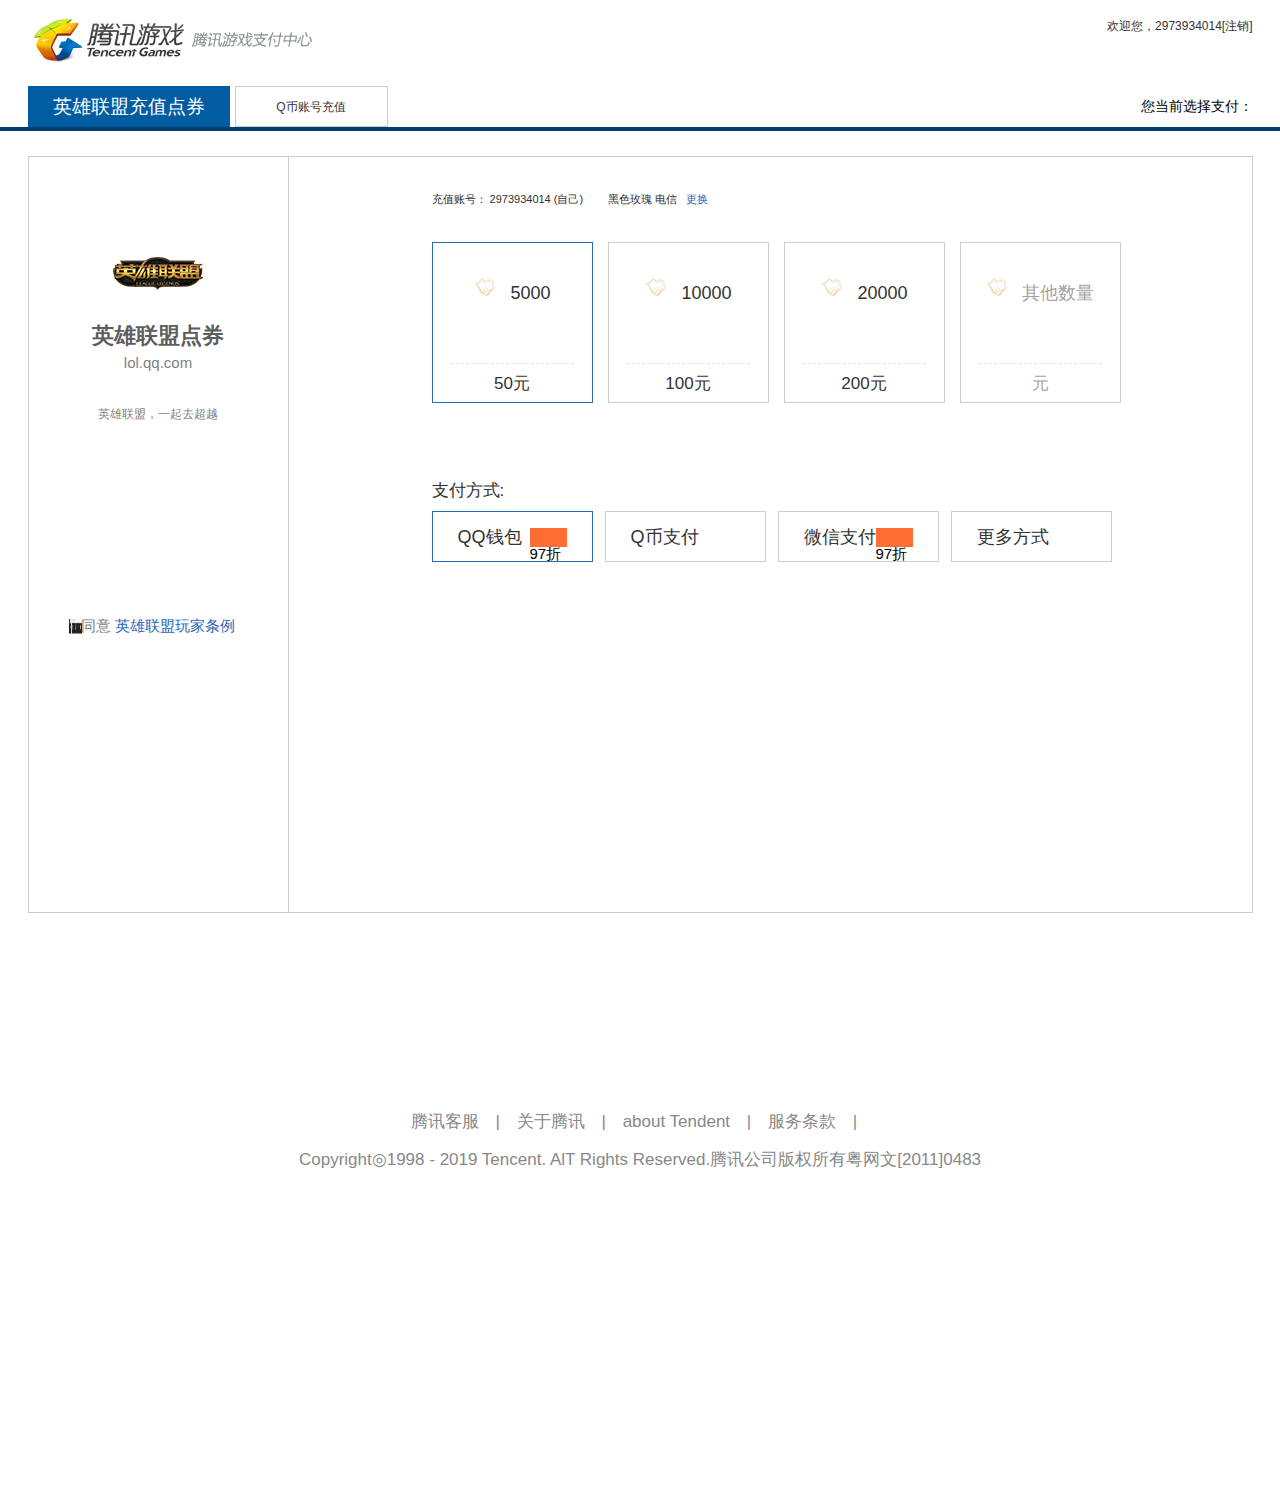
<file: dqcz.html>
<!DOCTYPE html>
<html lang="en">
<head>
    <meta charset="UTF-8">
    <meta name="viewport" content="width=device-width, initial-scale=1.0">
    <meta http-equiv="X-UA-Compatible" content="ie=edge">
    <title>Document</title>
    <link rel="stylesheet" href="./lib/reset/reset.css">
    <link rel="stylesheet" href="./css/common.css">
    <link rel="stylesheet" href="./css/dqcz.css">
</head>
<body>
    <header>
        <div class="container">
             <div class="header-top">
                  <a class="txcz-logo">
                         <img src="./img/z-dqcz/Txyx-logo.gif" alt="">
                  </a>
                  <p>欢迎您，2973934014[注销]</p>
            </div>
            <div class="linknav">
                  <div class="czdq">
                        英雄联盟充值点券
                  </div>
                  <div class="qbcz">
                        Q币账号充值
                  </div>
                  <!-- <div class="payfor-information"><img src="./img/子页面点券充值/L.png" alt="" class="LOL-logo-small">英雄联盟 </div> -->
                  <p class="pay-information">
                      您当前选择支付：
                  </p>
        </div>
    </header>
    <main>
        <div class="container">
                <div class="main-left">
                      <img src="./img/z-dqcz/LOL-logo.png" alt="">
                      <h2 class="LOL-coupon-title">英雄联盟点券</h2>
                      <span href="">lol.qq.com</span> 
                      <p>英雄联盟，一起去超越</p>
                      <p class="user-rule">  <i></i>  同意 <a href="">英雄联盟玩家条例</a></p>
                </div>
                <div class="main-right">
                     <div class="main-right-top">
                         <p>充值账号： 2973934014 (自己) &nbsp;&nbsp; &nbsp; &nbsp;  黑色玫瑰 电信 &nbsp; <i>更换</i>  </p>
                     </div>   
                     <ul class="main-right-body">
                           <li>
                                <span class="coupon-count">
                                    <i><img src="./img/z-dqcz/coupon.png" alt=""></i>
                                    5000
                                </span> 
                                 <sapn class="coupon-money">
                                     50元
                                 </sapn>
                            </li>
                           <li>

                            <span class="coupon-count">
                                <i><img src="./img/z-dqcz/coupon.png" alt=""></i>
                                10000
                            </span>
                              <sapn class="coupon-money">
                                  100元
                              </sapn>
                            </li>
                           <li>
                            <span class="coupon-count">
                                <i><img src="./img/z-dqcz/coupon.png" alt=""></i>
                                20000
                            </span> 
                             <sapn class="coupon-money">
                                  200元
                             </sapn>
                            </li>
                           <li>
                            <span class="coupon-count">
                                <i><img src="./img/z-dqcz/coupon.png" alt=""></i>
                                其他数量
                            </span>  
                            <sapn class="coupon-money">
                                 元
                            </sapn>
                            </li>
                     </ul>
                     <div class="main-right-foot">
                           <h3>支付方式:</h3>
                        <ul class="pay-way">
                               <li>QQ钱包 <span> 97折</span>  </li>
                               <li>Q币支付</li>
                               <li>微信支付 <span> 97折</span> </li>
                               <li>更多方式 </li>
                        </ul>
                     </div>
                </div>
        </div>
    </main>
    <footer>
        <div class="container">
            <p class="link">
                <a href="">腾讯客服</a>
                <i> | </i>
                <a href="">
                    关于腾讯</a>
                <i> | </i>
                <a href="">about Tendent</a>
                <i> | </i>
                <a href="">服务条款</a>
                <i> | </i>
            </p>
            <p class="copyright">
                Copyright◎1998 - 2019 Tencent. AlT Rights Reserved.腾讯公司版权所有粤网文[2011]0483
            </p>
        </div>
    </footer>
</body>
</html>
</file>
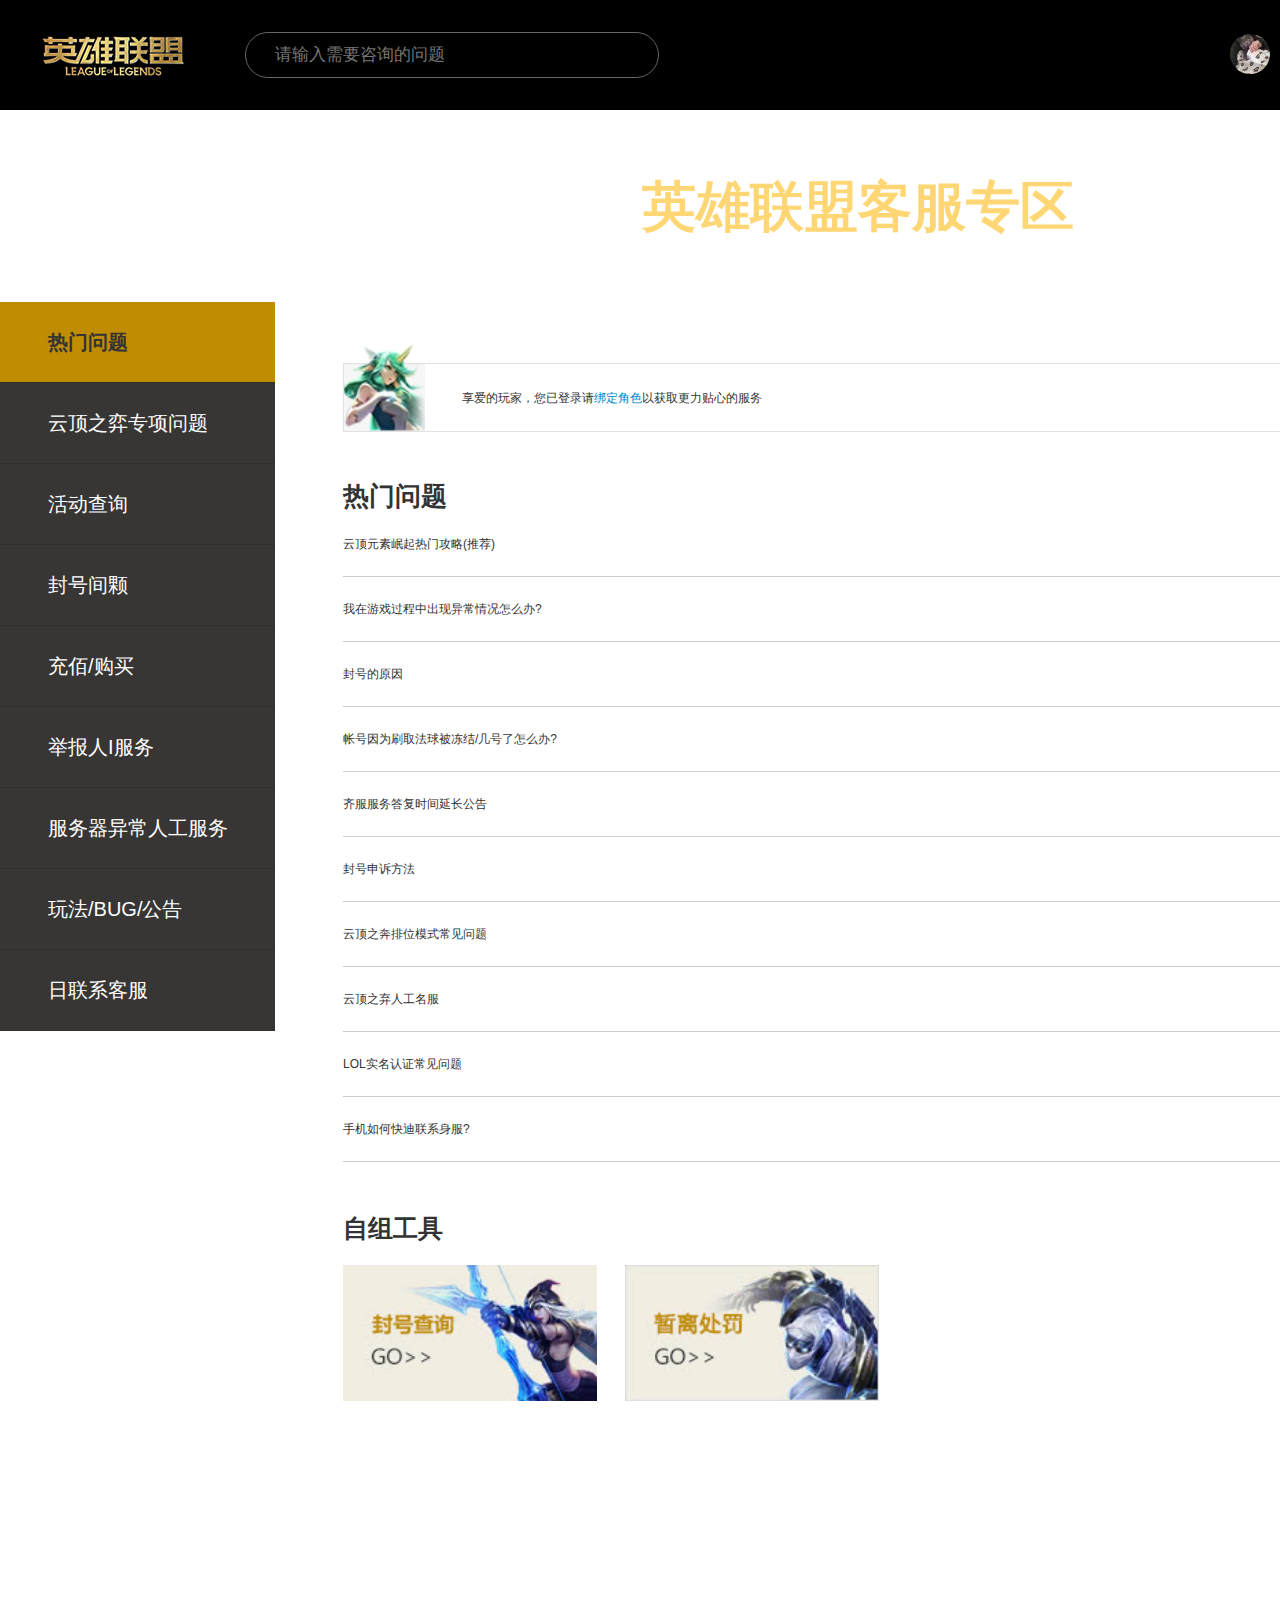
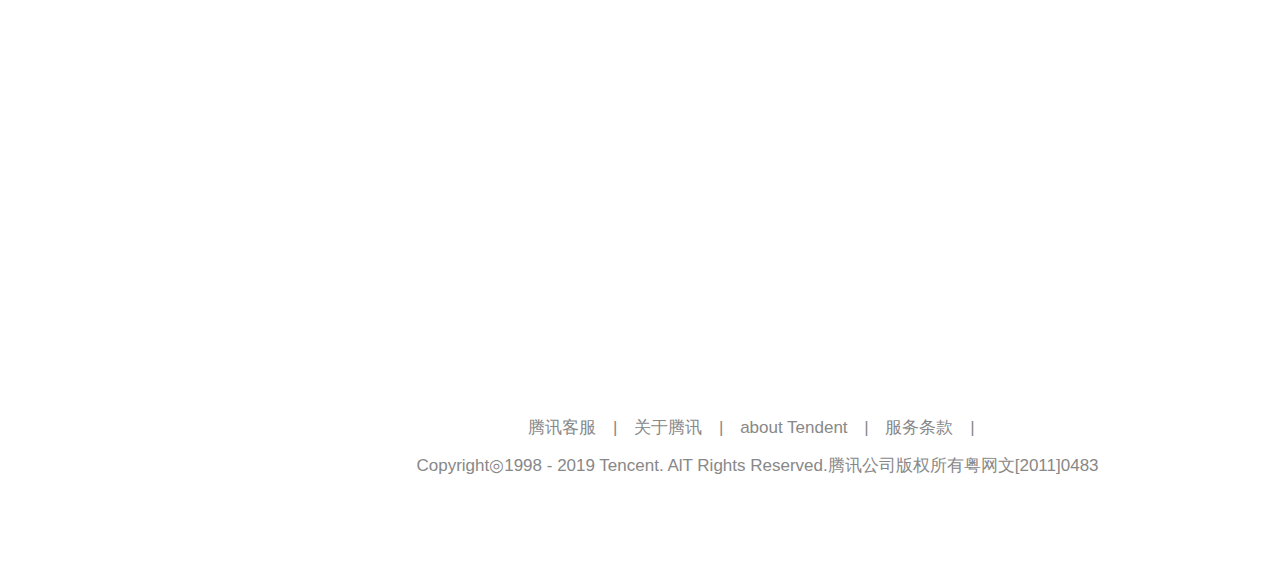
<file: product.lol.html>
<!DOCTYPE html>
<html lang="en">

<head>
    <meta charset="UTF-8">
    <meta name="viewport" content="width=device-width, initial-scale=1.0">
    <meta http-equiv="X-UA-Compatible" content="ie=edge">
    <title>Document</title>
    <link rel="stylesheet" href="./lib/reset/reset.css">
    <link rel="stylesheet" href="./css/common.css">
    <link rel="stylesheet" href="./css/product.css">
</head>

<body>
    <div class="product-LOL">
        <header>
            <div class="container">
                <a href="" class="LOL-logo">
                    <img src="./upload/lol-logo.png" alt="">
                </a>
                <input type="text" placeholder="请输入需要咨询的问题">
                <a href="" class="service-log">服务记录</a>
                <div class="user-qq">
                    <img src="./img/z-kfzq/g.jfif" alt="" class="user-tx">
                    <p>2973934014 <img src="./img/z-kfzq/bottom.png" alt=""></p>
                </div>
            </div>
        </header>
        <main>
            <!-- 版心 -->
            <div class="container">
                <h1 class="main-title">
                    英雄联盟客服专区
                </h1>
                <div class="main-body">
                    <ul class="main-body-left">
                        <li>热门问题</li>
                        <li>云顶之弈专项问题</li>
                        <li>活动查询</li>
                        <li>封号间颗</li>
                        <li>充佰/购买</li>
                        <li>举报人I服务</li>
                        <li>服务器异常人工服务</li>
                        <li>玩法/BUG/公告</li>
                        <li>日联系客服</li>
                    </ul>
                    <div class="main-body-right">
                        <p>
                            享爱的玩家，您已登录请<a href="" class="bdjs">绑定角色</a>以获取更力贴心的服务
                            <img src="./img/z-kfzq/kf.qq.com_product_lol.html.png" alt="">
                        </p>
                        <h3 class="hot-question-title">热门问题</h3>
                        <ul class="hot-question">
                            <li>云顶元素岷起热门攻略(推荐)</li>
                            <li>我在游戏过程中出现异常情况怎么办?</li>
                            <li>封号的原因</li>
                            <li>帐号因为刷取法球被冻结/几号了怎么办?</li>
                            <li>齐服服务答复时间延长公告</li>
                            <li>封号申诉方法</li>
                            <li>云顶之奔排位模式常见问题</li>
                            <li>云顶之弃人工名服</li>
                            <li>LOL实名认证常见问题</li>
                            <li>手机如何快迪联系身服?</li>
                        </ul>

                        <h3 class="Helptool-title">
                            自组工具
                        </h3>
                        <a class="Helptool-left">
                            <img src="./img/z-kfzq/selftool-01.jpg" alt="">
                        </a>
                        <a class="Helptool-right">
                            <img src="./img/z-kfzq/selftool-02.jpg" alt="">
                        </a>
                    </div>
                </div>
            </div>
        </main>
        <footer>
            <div class="container">
                <p class="link">
                    <a href="">腾讯客服</a>
                    <i> | </i>
                    <a href="">
                        关于腾讯</a>
                    <i> | </i>
                    <a href="">about Tendent</a>
                    <i> | </i>
                    <a href="">服务条款</a>
                    <i> | </i>
                </p>
                <p class="copyright">
                    Copyright◎1998 - 2019 Tencent. AlT Rights Reserved.腾讯公司版权所有粤网文[2011]0483
                </p>
            </div>
        </footer>
    </div>
</body>

</html>
</file>
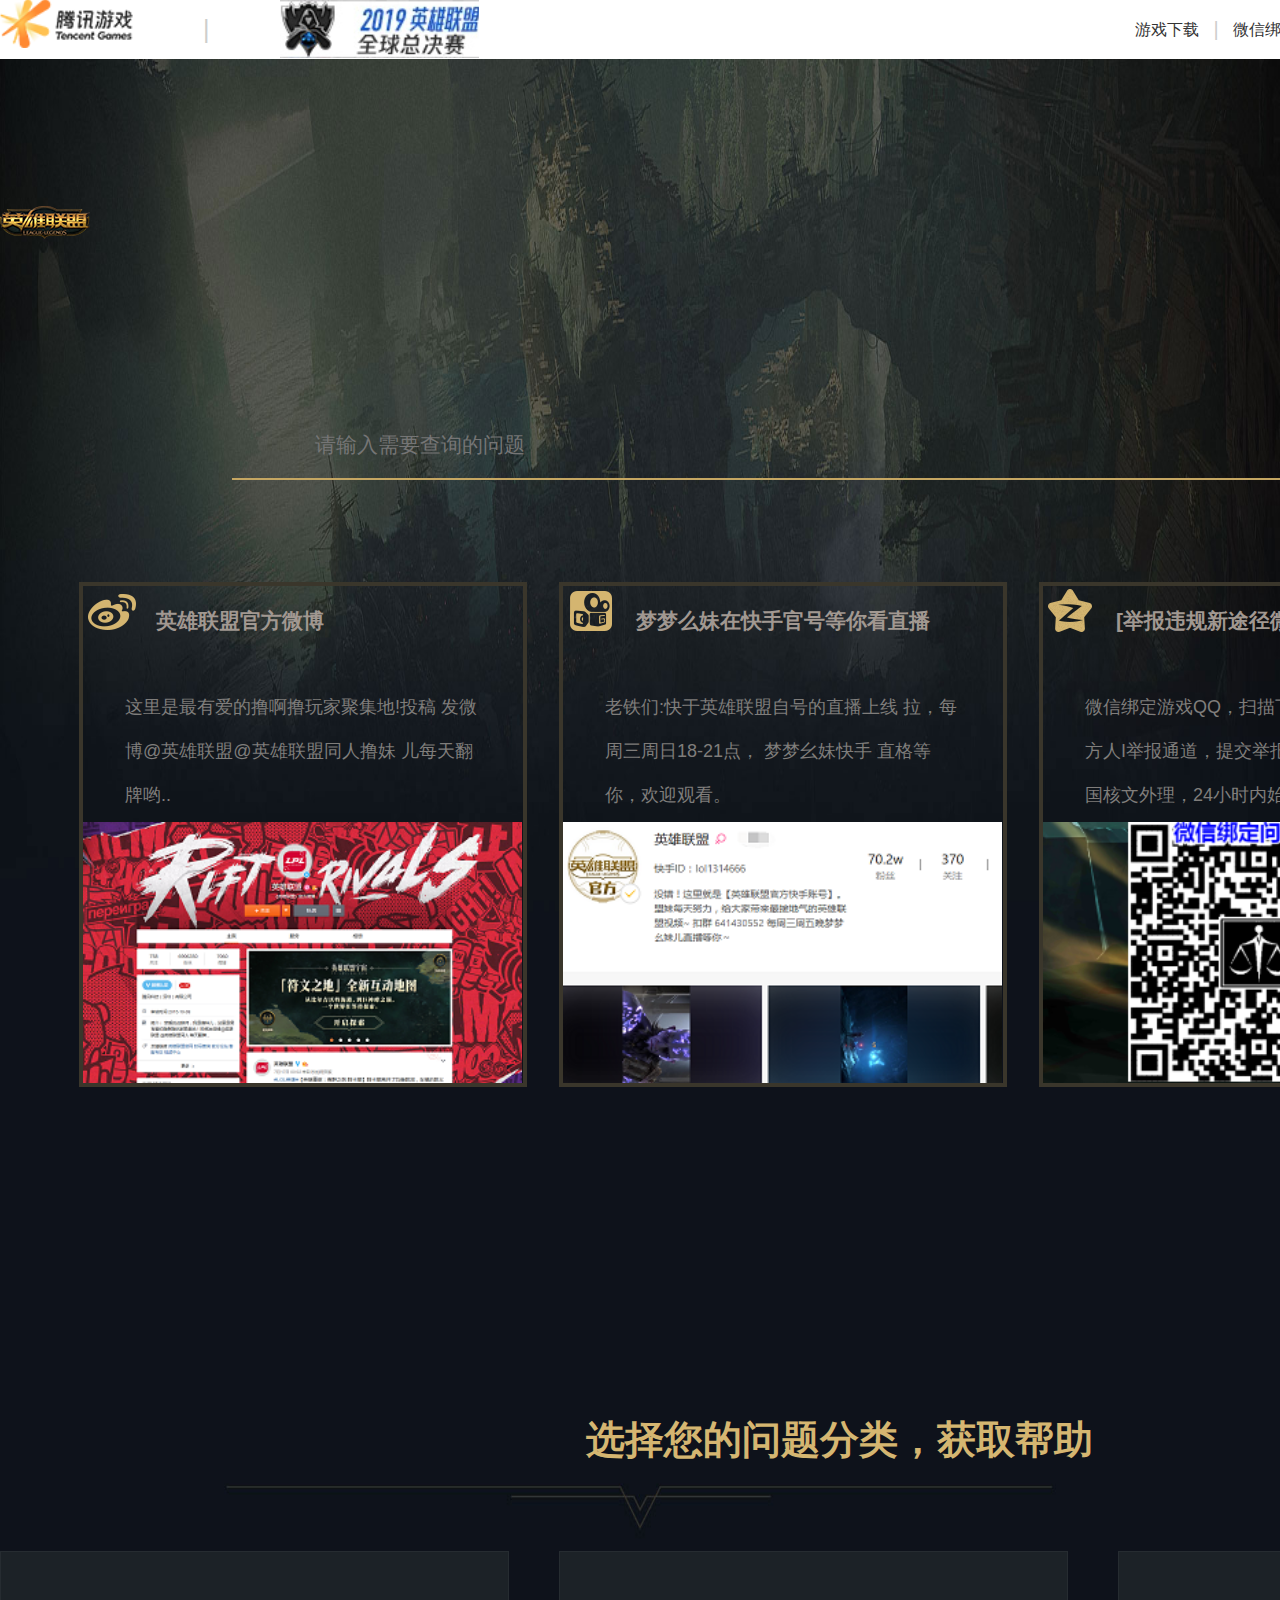
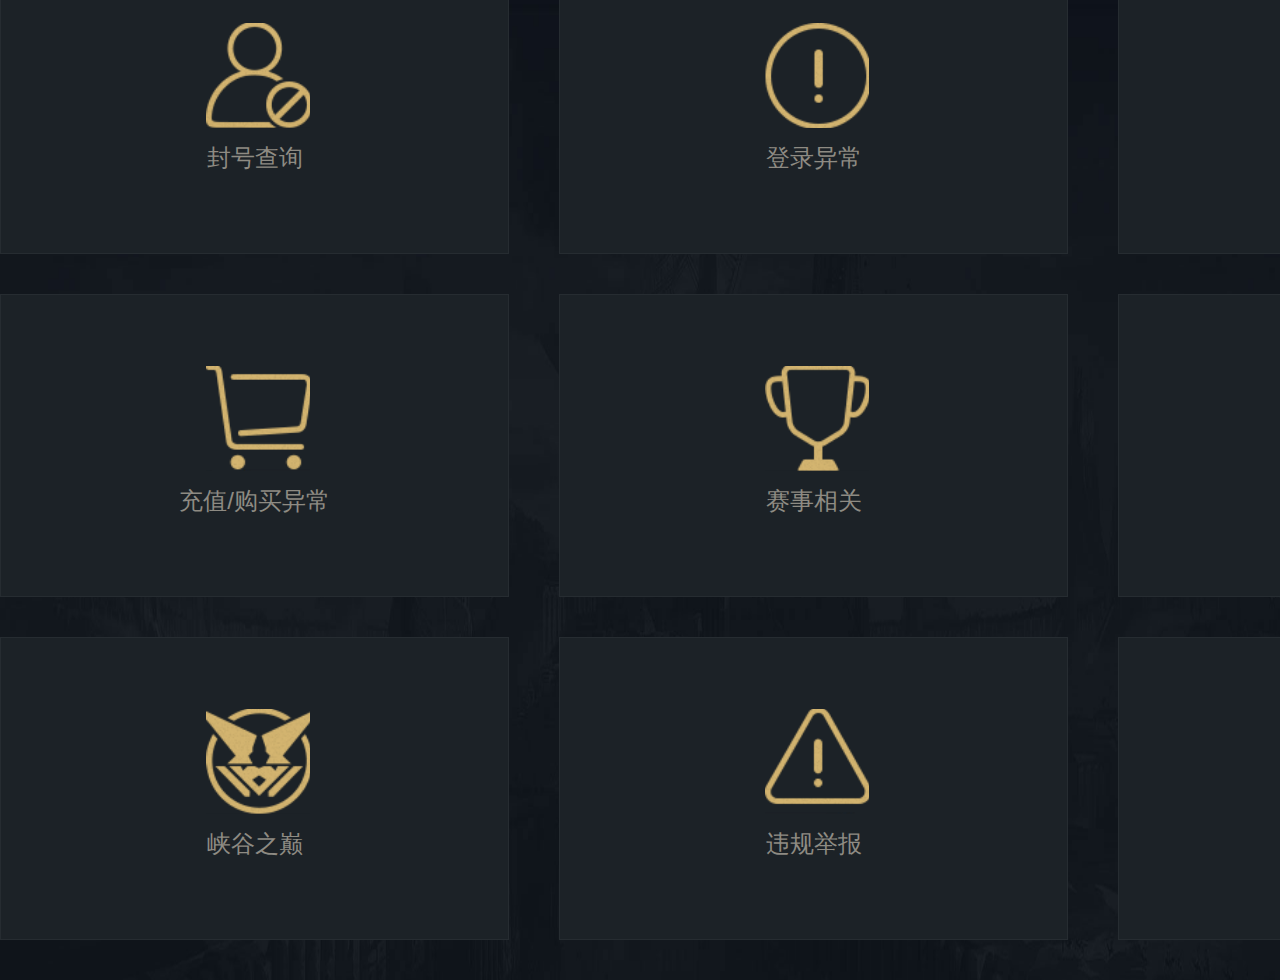
<file: wjfw.html>
<!DOCTYPE html>
<html lang="en">
<head>
    <meta charset="UTF-8">
    <meta name="viewport" content="width=device-width, initial-scale=1.0">
    <meta http-equiv="X-UA-Compatible" content="ie=edge">
    <title>Document</title>
    <link rel="stylesheet" href="./lib/reset/reset.css">
    <link rel="stylesheet" href="./css/common.css">
    <link rel="stylesheet" href="./css/wjfw.css">
</head>
<body>
        <header class="clearfix">
          <div class="container">
                 <a href="" class="txyx">
                     <img src="./img/z-wjfw/Txyx.logo_.png" alt="">
                 </a>
                  <i>|</i>
                 <a href="" class="zjs">
                     <img src="./img/z-wjfw/zjslogo_.png" alt="">
                 </a>
                 <div class="header-right">
                      <a href="">游戏下载</a>
                       <i>|</i>
                      <a href="">微信绑定</a>
                      <i>|</i>
                      <a href="">点券充值</a>
                      <i>|</i>
                       <a href="" class="gwsy">
                           返回官网首页
                           <img src="./img/z-wjfw/blue-jt.png" alt="">
                       </a>
                 </div>
          </div>
        </header>
        <main class="clearfix">
            <div class="container"> 
                <a href="" class="yxlm-logo">
                  <img src="./img/z-dqcz/LOL-logo.png" alt="">
                </a>
                <input type="text" placeholder="请输入需要查询的问题">
                 <ul class="wjfw-details">
                    <li>
                            <img src="./img/z-wjfw/wb.png" alt="" class="Logo">
                            <h3 >英雄联盟官方微博</h3>
                            <p>
                               这里是最有爱的撸啊撸玩家聚集地!投稿
                               发微博@英雄联盟@英雄联盟同人撸妹
                               儿每天翻牌哟..
                            </p>
                            <img src="./img/z-wjfw/gfwb.png" alt="" class="information">
                    </li>
                    <li>                  
                           <img src="./img/z-wjfw/ks.png" alt="" class="Logo">
                           <h3 >梦梦么妹在快手官号等你看直播</h3>
                           <p>                          
                               老铁们:快于英雄联盟自号的直播上线
                               拉，每周三周日18-21点， 梦梦幺妹快手
                               直格等你，欢迎观看。
                           </p>
                           <img src="./img/z-wjfw/kszb.png" alt="" class="information">
                   </li>
                   <li>
                           <img src="./img/z-wjfw/qqkj.png" alt="" class="Logo">
                           <h3 > [举报违规新途径微信]</h3>
                           <p>
                               微信绑定游戏QQ，扫描下方二维码进入
                               官方人I举报通道，提交举报内容后，有
                               专人立国核文外理，24小时内始您结果、
                           </p>
                           <img src="./img/z-wjfw/wxbd.png" alt="" class="information">
                   </li>
                </ul>
            </div> 
           
        </main>
        <footer>
             <div class="container">
                  <h3>
                       选择您的问题分类，获取帮助
                  </h3>
                  <ul>
                      <li> <p>封号查询     </p> </li>
                      <li> <p>登录异常     </p> </li>
                      <li> <p>活动相关     </p> </li>
                      <li> <p>充值/购买异常</p> </li>
                      <li> <p>赛事相关     </p> </li>
                      <li> <p>游戏故障//Bug</p> </li>
                      <li> <p>峡谷之巅     </p>  </li>
                      <li> <p>违规举报     </p> </li>
                      <li> <p>其他问题     </p> </li>
                  </ul>
             </div>
        </footer>
</body>
</html>
</file>
<file: css/common.css>
/* 版心 */
.container {
  position: relative;
  margin: 0 auto;
  width: 1360px;
}

/* 清除浮动 */
.clearfix:before,
.clearfix:after {
  content: "";
  /* 既让伪元素变成块级 还让他们排在一行 */
  display: table;
}

.clearfix:after {
  clear: both;
}

/* 兼容ie 6 7 */
.clearfix {
  *zoom: 1;
}

*{
  box-sizing: border-box;
}
</file>
<file: css/dqcz.css>
.container {
     width: 1225px;
 }
 /* 头部 */
header {
    height: 131px;
    width: 100%;
    line-height: 131px;
    border-bottom: 4px solid #003e6e;
}
header  .header-top 
{
    width: 100%; 
    height: 52px;
    line-height:52px;
}
header  .header-top .txcz-logo{
    float: left;
    width: 300px;
    height: 45px;
   margin-top: 18px;
    margin-left: 4px;
}
header  .header-top  p{
    float: right;
}
header  .linknav{
    margin-top: 34px;
    height: 41px;
    line-height: 41px;
}
header  .linknav .czdq{
    float: left;
    width: 202px;
    height: 41px;
    background-color: #015ca1;
    color: #fff;
    font-size: 19px;
    text-align: center;
}
header  .linknav .qbcz{
    float: left;
    margin-left: 5px;
    width: 153px;
    height: 41px;
    border: 1px solid #ccc;
    color: 19px;
    text-align: center;
}
header  .linknav .pay-information{
    float: right;
    font-size: 14px;
    color: #000;

}
.linknav .pay-information .payfor-information{
 float: right;
  width: 155px;
  height: 33px;
  font-size: 15px;
  border: 1px solid #ccc;
  margin-left: 5px;
}
.pay-information .payfor-information  .LOL-logo-small{
    float: left;
    margin-top: 4px;
    margin-left: 11px;
    margin-right:8px;
}

/*主题内容  */
main{
    text-align: center;
    margin-top: 25px;
}
main .container{
    height: 757px;
    border: 1px solid #ccc;
}
/* 主体左部分内容 */
main .main-left{
    float: left;
    width: 260px;
    height: 100%;
    border-right: 1px solid #ccc;
}
.main-left img{
   margin-top: 72px;
}
.main-left h2{
    font-size: 22px;
   
    color: #5d5d5d;
}
.main-left span{
    display: block;
    margin-top: 6px;
    font-size: 15px;
    color: #7f7f7f;
}
.main-left p{
    margin-top: 37px;
    color: #7f7f7f;
}
.main-left .user-rule{
    position: relative;
    font-size: 15px;
    color: #7f7f7f;
    margin-top: 195px;
}
.main-left .user-rule i{
    position: absolute;
    left:40px ;
    top: 2px;
    display: block;
    width: 15px;
    height: 15px;
    background-image: url(../img/z-wjfw/spr.png);
    background-position: 0px -11px;
    background-size: 13px 73px;
    background-repeat: no-repeat;
}
.main-left .user-rule  a{
    color: #2a66b6;
}
/* 主体右部分 */
.main-right {
    overflow: hidden;
    float: left;
    margin-left:143px;
}
.main-right-top p{
    text-align: left;
    font-size: 11px;
    color: #313131;
   margin-top: 36px;
}
.main-right-top p i{
    color: #2a69b6;
}

.main-right-body > li{
    position: relative;
   float: left;
   width: 161px;
   height: 161px;
   margin-top: 36px;
   margin-bottom: 78px;
   margin-right: 15px;
   border: 1px solid #ccc;
}
.main-right-body li:nth-child(1){
    border: 1px solid #2a69b6;
 }
 .main-right-body li:nth-child(4){
    color: #a3a3a3;
 }
.main-right-body li .coupon-count
{
    display: block;
    margin-top: 32px;
    text-align: center;
    font-size: 18px;
}
.main-right-body .coupon-count i{
    margin-top: 1px;
    margin-right: 8px;
}
.main-right-body .coupon-money{
    display: block;
    position: absolute;
    bottom: 0;
    left: 18px;
    width: calc(100% - 36px);
    height: 39px;
    line-height: 39px;
    text-align: center;
    font-size: 17px;
    border-top: 1px dashed #e3e3e3;
}
.main-right-foot h3 {
    width: 100%;
    height: 17px;
    font-weight: normal;
     font-size: 17px;
     text-align: left;
}
.main-right-foot .pay-way{
    width: 100%;
    height: 51px;
    margin-top: 15px;
}
.main-right-foot .pay-way li{
    position: relative;
    float: left;
    text-align: left;
    margin-right: 12px;
    padding-left: 25px;
    border: 1px solid #ccc;
    font-size: 18PX;
    width: 161px;
    height: 51px;
    line-height: 51px;
    margin-top: 30px;
}
.main-right-foot  li:nth-child(1){
    border: 1px solid #2a69b6;
}

.main-right-foot .pay-way span{
    padding: 0;
    display: block;
    position: absolute;
    bottom: 14px;
    right: 25px;
    height: 19px;
    width: 37px;
    color: #fff;
    background: #ff6d33;
    font-size: 15px;
    color: black;
}
/* 底部 */
footer{
    width: 100%;
   text-align: center;
   margin-top: 199px;
   color: #888;
   font-size: 17px;
   margin-bottom: 324px;
}
footer .link a{
   color: #888;
}
footer i{
 
   margin: 0 12px;
}
footer .copyright{
   margin-top: 19px;
}
</file>
<file: css/product.css>
.product-LOL {
    width: 100%;
}
.container{
    width: 1515px;
}
.product-LOL  header{
    width: 100%;
    height: 110px;
    line-height: 110px;
    background-color: #000;
}
.product-LOL  header  .LOL-logo{
    float: left;
    margin-top: 26px;
    margin-left: 33px;
}
.product-LOL  header   input{
    position: relative;
    float: left;
    margin-left: 45px;
    color: #999;
    border: 1px solid #666;
    padding-left: 29px;
    width: 414px;
    height: 46px;
    margin-top: 32px;
    border-radius: 23px;
    font-size: 17px;
    background-color: #000;
}
.product-LOL  header   input:hover{
    border: 1px solid #fff;
}
.product-LOL  header   input:after{
    position: absolute;
    top: 11px;
     right: 16px;
    content: "";
    display: block;
    width:25px;
    height: 24px;
    /* background-image: url(../img/人共客服头部小图/搜索按钮.png); */
    background-color: red;
}
.product-LOL  header  .service-log  {
     float: right;
     font-size: 23px;
     font-weight: 700;
     color: #fff;
}
.product-LOL  header .user-qq{
    float: right;
    margin-right: 59px;
    height: 110px;
    line-height: 110px;
    color: #fff;
}


.user-qq  .user-tx{
    float: left;
    margin-right: 13px;
    border-radius: 50%;
    margin-top: 34px;
}
.product-LOL   .user-qq p{
    float: left;
    height: 100%;
}
  .user-qq p i{
      margin-top: 51px;
      margin-left: 5px;
  }

/* 主体内容 */
.product-LOL main .main-title{
    display: block;
    width: 100%;
    height: 192px;
    text-align: center;
    line-height: 192px;
    font-size: 54px;
    color: #ffd674;
}
.main-body{
    height: 1223px;
    width: 100%;
    background-color: #fff;
}
.main-body .main-body-left{
     float: left;
     width: 275px;
      
}
.main-body .main-body-left li{
    width: 100%;
    height: 81px;
    border-bottom: 1px solid #312f2e;
    background-color: rgb(56,54,53);
    line-height: 81px;
    padding-left: 48px;
    font-size: 20px;
    color: #fff;
}
.main-body .main-body-left li:first-child{
    background-color: #c08c02;
    font-weight: 600;
    color: #333;
}
.main-body .main-body-right{
    float: left;
    margin-left: 68px;
    width: 1096px;
    height: 1223px;
    
}
.main-body .main-body-right p{
    position: relative;
    width: 100%;
    height: 69px;
    margin-top: 61px;
    border: 1px solid #e1e1e1;
    line-height: 69px;
    padding-left: 118px;
    
}
.main-body-right p a{
    color: #0088cc;
}
.main-body-right p img{
    position: absolute;
    bottom: 0;
    left: 0;
}
/* 热门问题 */
.main-body-right  .hot-question-title{
    margin-top: 50px;
    font-size: 26px;
}
.main-body-right  .hot-question  li{
    width: 100%;
    height: 65px;
    line-height: 65px;
    border-bottom: 1px solid #ccc;
}

/* 自助工具 */
.main-body-right .Helptool-title{
    width: 100%;
    margin-top: 52px;
    font-size: 25px;
    color: #333;
    margin-bottom: 23px;
}
.main-body-right .Helptool-left,
.main-body-right .Helptool-right{
      float: left;
      margin-right: 28px;
      width: 254px;
      height: 136px;
      border: 1px sold #ccc;

}
.main-body-right .Helptool-left img,
.main-body-right .Helptool-right img
{
    width: 100%;
    height: 100%;
}
.main-body-right .Helptool-left:hover,
.main-body-right .Helptool-right:hover{
     border: 1px solid orange;
}
/* 底部 */
footer{
    width: 100%;
   text-align: center;
   margin-top: 493px;
   color: #888;
   font-size: 17px;
   margin-bottom: 86px;
}
footer .link a{
   color: #888;
}
footer i{
 
   margin: 0 12px;
}
footer .copyright{
   margin-top: 19px;
}
</file>
<file: css/wjfw.css>
body{
    
    width: 100%;
    height: 100%;
    background-image: url(../img/z-wjfw/bg.jpg);
    background-repeat: no-repeat;
    background-size: 100% 2684px;
}
.container {
    width: 1679px;
}
/* 头部 */
header{
    width: 100%;
    height: 59px;
    line-height: 59px;
    background-color: #fff;
}
header img,
header i{
  float: left;
}
header i {
    margin:0 70px;
    font-size: 25px;
    color: #cececc;
}
/* 头部右部分 */
.header-right{
    margin-right: 120px;
    float: right;
    
}
.header-right a{
    float: left;
    font-size: 16px;
}
.header-right i{
    float: left;
    font-size: 20px;
    margin: 0 14px;
}
.header-right .gwsy{
    position: relative;
    width: 132px;
    height: 28px;
    border: 1px solid #cececc;
    color: #464646;
    padding-left:23px ;
    margin-top: 14px;
    padding-top: -2px;

}
.header-right .gwsy img{
    position: absolute;
    top: 8px;
    left: 8px;
}
/* 主题内容 */
main .yxlm-logo{
    display: block;
    margin-top:119px ;
}
main .yxlm-logo img{
}
main  input{
    position: relative;
    margin-top: 140px;
    margin-left: 232px;
    width:1234px ;
    height: 68px;
    line-height: 68px;
    color: #6e6f6f;
    padding-left:83px;
    border: none;
    font-size: 21px;
    background-color: transparent;
    border-bottom: 2px solid #c5a662;
}
main  input:after{
    position: absolute;
    left: 31px;
    bottom: 14px;
    content: "";
    display:block;
    width: 37px;
    height: 37px;
    background-color: orange;
    background-image: url(../img/z-wjfw/spr.png);
    background-position: -679px -114px;
}
main  .wjfw-details {
     margin-top: 102px;
     margin-left: 79px;
}
main  .wjfw-details li{
    position: relative;
    float: left;
    width: 448px;
    height: 505px;
    border: 4px solid #3a362b;
    margin-right:32px ;
}
 .wjfw-details li  .Logo{
    position: absolute;
    top: 0;
    left: 0;
 }
 .wjfw-details li h3{
     margin-top: 23px;
     font-size: 21px;
     color: #a19891;
     padding-left: 73px;

 }
 .wjfw-details li p{
     margin-top: 52px;
     margin-left: 42px;
     margin-right: 42px;
     margin-bottom: 32px;
     font-size: 18px;
     height: 44px;
     line-height: 44px;
     color: #7f7d7b;
 }
 .wjfw-details li .information {
     position: absolute;
     bottom: 0;
     left: 0;
     width: 439px;
     height: 261px;
     margin-top: 32px;
 }
 footer{
    margin-top:331px;
 }
 footer h3{
   
     width: 100%;
     text-align: center;
     font-size: 39px;
     color: #d5b671;
 }
 footer ul{
     margin-top: 89px;
 }
 footer ul li{
     position: relative;
     float: left;
     margin-right: 50px;
     margin-bottom: 40px;
     height: 303px;
     width: 509px;
     border: 1px solid #262c31;
     background-color: #1c2227;
 }
 footer li:after {
     position: absolute;
     top: 71px;
     left: 205px;
     content: "";
     display: block;
     width: 104px;
     height: 105px;
     background-image: url(../img/z-wjfw/spr.png);
     background-position: 0 -509.6px;
     background-size: 1411px 1048px;
 }
 footer li:nth-child(2):after{
    background-position: -1167px  -750px;
 }
 footer li:nth-child(3):after{
    background-position:-428.2px -509.6px;
 }
 footer li:nth-child(4):after{
    background-position: -534.8px -509.6px;
 }
 footer li:nth-child(5):after{
    background-position: -212.8px -509.6px;
 }
 footer li:nth-child(6):after{
    background-position: -319.2px -509.6px;
 }
 footer li:nth-child(7):after{
    background-position: -106.4px -509.6px
 }
 footer li:nth-child(8):after{
    background-position: -742px -509.6px
 }
 footer li:nth-child(9):after{
    background-position: -641.2px -509.6px
 }
 footer li p{
     margin-top: 192px;
     text-align:  center;
     width: 100%;
     font-size: 24px;
     color: #8e8b83;

 }
 footer li:hover{
     background-color: rgb(3,5,6);
 }
</file>
